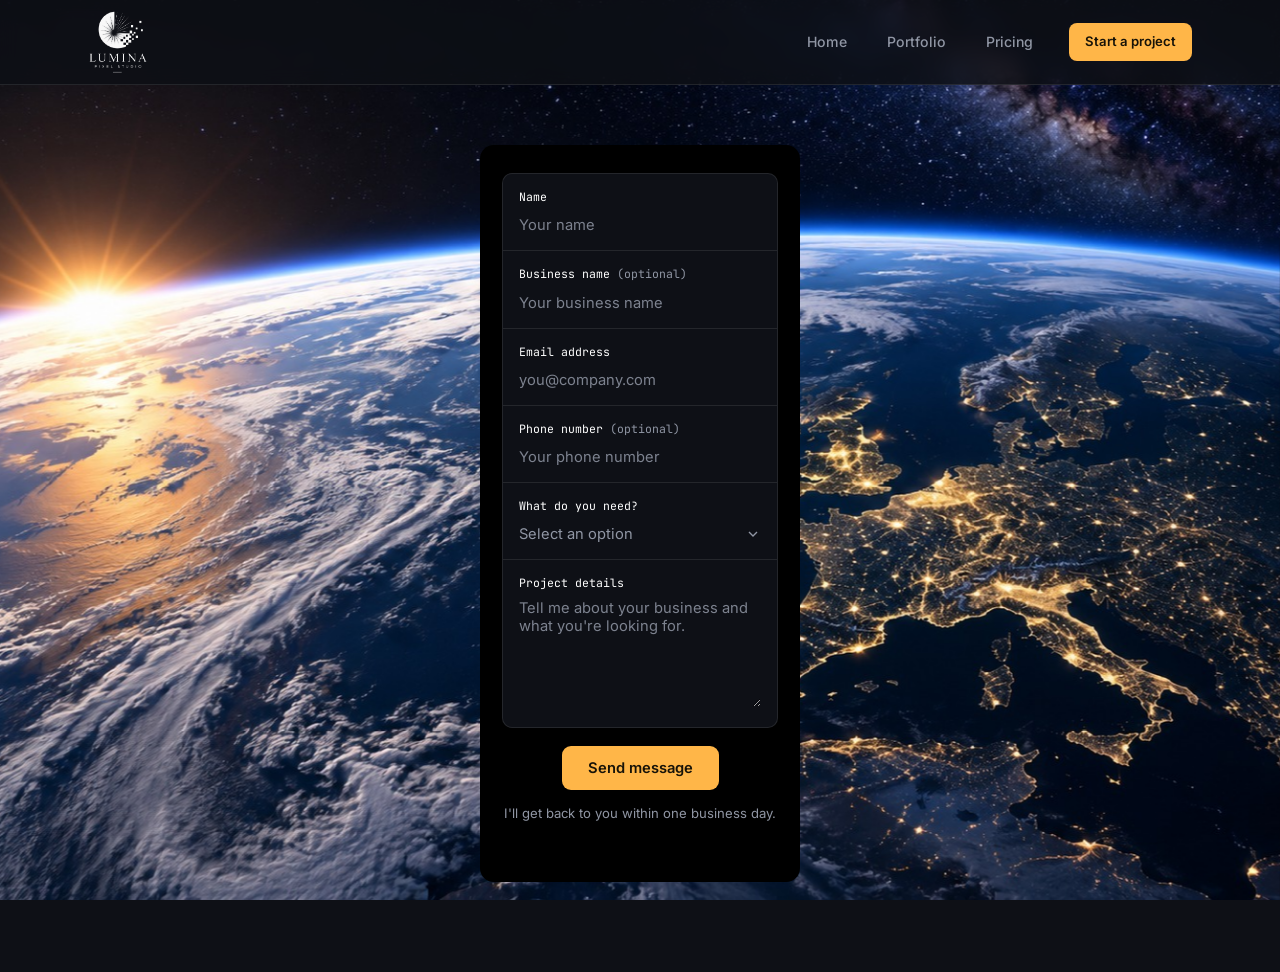
<file: contact.html>
<!DOCTYPE html>
<html lang="en">
<head>
<meta charset="UTF-8">
<meta name="viewport" content="width=device-width, initial-scale=1.0">
<title>Contact — Lumina Pixel Studio</title>
<meta name="description" content="Get in touch to start your website project. I reply within 1–2 business days.">
<link rel="canonical" href="https://luminapixelstudio.com/contact.html">
<link rel="icon" href="favicon.ico">
<link rel="apple-touch-icon" href="apple-touch-icon.png">
<meta property="og:type" content="website">
<meta property="og:title" content="Contact — Lumina Pixel Studio">
<meta property="og:description" content="Get in touch to start your website project. I reply within 1–2 business days.">
<meta property="og:url" content="https://luminapixelstudio.com/contact.html">
<meta property="og:image" content="https://luminapixelstudio.com/earth-bg.jpg">
<meta name="twitter:card" content="summary_large_image">
<meta name="twitter:title" content="Contact — Lumina Pixel Studio">
<meta name="twitter:description" content="Get in touch to start your website project. I reply within 1–2 business days.">
<link rel="preconnect" href="https://fonts.googleapis.com">
<link rel="preconnect" href="https://fonts.gstatic.com" crossorigin>
<link href="https://fonts.googleapis.com/css2?family=Space+Grotesk:wght@400;500;600;700&family=Inter:wght@400;500;600&family=JetBrains+Mono:wght@400;500;600&display=swap" rel="stylesheet">
<link rel="stylesheet" href="styles.css">
</head>
<body>
<div class="site-bg" aria-hidden="true"></div>

<header class="tabbar">
  <div class="tabbar-inner">
    <div class="logo">
      <a href="index.html"><img src="logo-header.png" alt="Lumina Pixel Studio" class="logo-img"></a>
    </div>
    <button class="menu-toggle" id="menuToggle" aria-label="Toggle menu" aria-expanded="false">
      <span></span><span></span><span></span>
    </button>
    <div class="nav-right" id="navRight">
      <nav class="tabs" id="navTabs">
        <a href="index.html" data-tab="home">Home</a>
        <a href="portfolio.html" data-tab="portfolio">Portfolio</a>
        <a href="pricing.html" data-tab="pricing">Pricing</a>
      </nav>
      <a href="contact.html" class="tabbar-cta">Start a project</a>
    </div>
  </div>
</header>

<main>
  <section>
    <div class="wrap">
      <div class="contact-center">
        <div class="form-box reveal">
          <div class="browser-body">
            <form id="contactForm" method="POST">
              <input type="hidden" name="access_key" value="9fc01e5d-b1a6-42a4-96c6-99cfb1579ef9">
              <input type="hidden" name="subject" value="New project inquiry — Lumina Pixel Studio">
              <input type="checkbox" name="botcheck" style="display:none;" tabindex="-1" autocomplete="off">
              <div class="field-group">
                <div class="field">
                  <label for="name">Name</label>
                  <input id="name" name="name" type="text" placeholder="Your name" required>
                </div>
                <div class="field">
                  <label for="business">Business name <span class="optional">(optional)</span></label>
                  <input id="business" name="business" type="text" placeholder="Your business name">
                </div>
                <div class="field">
                  <label for="email">Email address</label>
                  <input id="email" name="email" type="email" placeholder="you@company.com" required>
                </div>
                <div class="field">
                  <label for="phone">Phone number <span class="optional">(optional)</span></label>
                  <input id="phone" name="phone" type="tel" placeholder="Your phone number">
                </div>
                <div class="field">
                  <label for="need">What do you need?</label>
                  <select id="need" name="need" required>
                    <option value="" disabled selected>Select an option</option>
                    <option value="New website">New website</option>
                    <option value="Website redesign">Website redesign</option>
                    <option value="Website maintenance">Website maintenance</option>
                    <option value="SEO">SEO</option>
                    <option value="Something else">Something else</option>
                  </select>
                </div>
                <div class="field">
                  <label for="message">Project details</label>
                  <textarea id="message" name="message" rows="6" placeholder="Tell me about your business and what you're looking for." required></textarea>
                </div>
              </div>
              <button type="submit" class="submit-btn">Send message</button>
              <p class="form-reassurance">I'll get back to you within one business day.</p>
              <p class="form-status" id="formStatus" role="status"></p>
            </form>
          </div>
        </div>
      </div>
    </div>
  </section>
</main>


<script src="script.js"></script>
</body>
</html>
</file>
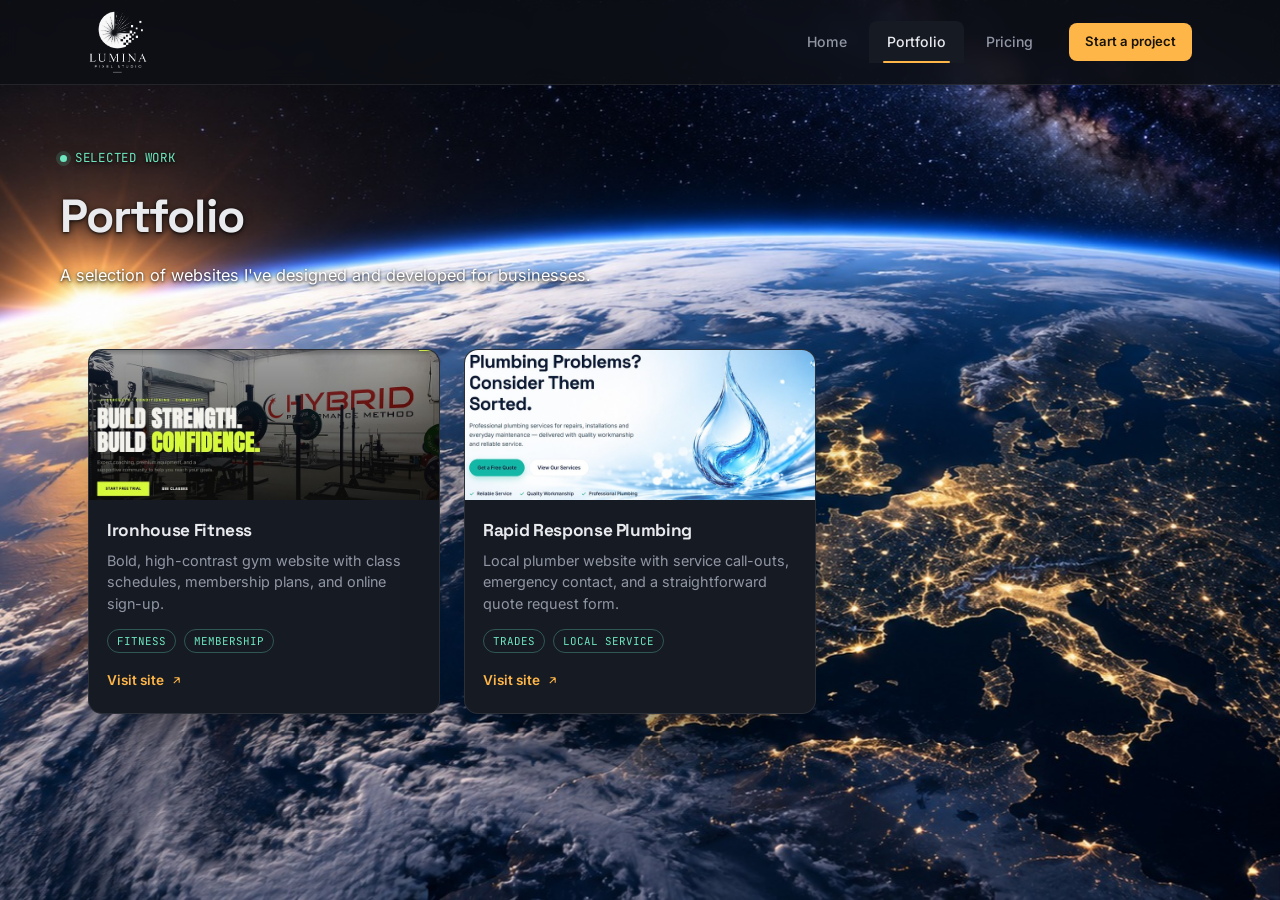
<file: portfolio.html>
<!DOCTYPE html>
<html lang="en">
<head>
<meta charset="UTF-8">
<meta name="viewport" content="width=device-width, initial-scale=1.0">
<title>Portfolio — Lumina Pixel Studio</title>
<meta name="description" content="See websites designed and built by Lumina Pixel Studio, including e-commerce, hospitality, SaaS, and fitness sites.">
<link rel="canonical" href="https://luminapixelstudio.com/portfolio.html">
<link rel="icon" href="favicon.ico">
<link rel="apple-touch-icon" href="apple-touch-icon.png">
<meta property="og:type" content="website">
<meta property="og:title" content="Portfolio — Lumina Pixel Studio">
<meta property="og:description" content="See websites designed and built by Lumina Pixel Studio, including e-commerce, hospitality, SaaS, and fitness sites.">
<meta property="og:url" content="https://luminapixelstudio.com/portfolio.html">
<meta property="og:image" content="https://luminapixelstudio.com/earth-bg.jpg">
<meta name="twitter:card" content="summary_large_image">
<meta name="twitter:title" content="Portfolio — Lumina Pixel Studio">
<meta name="twitter:description" content="See websites designed and built by Lumina Pixel Studio, including e-commerce, hospitality, SaaS, and fitness sites.">
<link rel="preconnect" href="https://fonts.googleapis.com">
<link rel="preconnect" href="https://fonts.gstatic.com" crossorigin>
<link href="https://fonts.googleapis.com/css2?family=Space+Grotesk:wght@400;500;600;700&family=Inter:wght@400;500;600&family=JetBrains+Mono:wght@400;500;600&display=swap" rel="stylesheet">
<link rel="stylesheet" href="styles.css">
</head>
<body>
<div class="site-bg" aria-hidden="true"></div>

<header class="tabbar">
  <div class="tabbar-inner">
    <div class="logo">
      <a href="index.html"><img src="logo-header.png" alt="Lumina Pixel Studio" class="logo-img"></a>
    </div>
    <button class="menu-toggle" id="menuToggle" aria-label="Toggle menu" aria-expanded="false">
      <span></span><span></span><span></span>
    </button>
    <div class="nav-right" id="navRight">
      <nav class="tabs" id="navTabs">
        <a href="index.html" data-tab="home">Home</a>
        <a href="portfolio.html" data-tab="portfolio">Portfolio</a>
        <a href="pricing.html" data-tab="pricing">Pricing</a>
      </nav>
      <a href="contact.html" class="tabbar-cta">Start a project</a>
    </div>
  </div>
</header>

<main>
  <div class="page-head wrap reveal">
    <div class="eyebrow">Selected work</div>
    <h1>Portfolio</h1>
    <p>A selection of websites I've designed and developed for businesses.</p>
  </div>

  <section>
    <div class="wrap">
      <div class="portfolio-grid">

        <div class="browser proj-card reveal">
          <div class="proj-shot"><img src="ironhouse-thumb.jpg" alt="IRONHOUSE Fitness website" style="object-position:left center;"></div>
          <div class="proj-body">
            <h3>Ironhouse Fitness</h3>
            <p>Bold, high-contrast gym website with class schedules, membership plans, and online sign-up.</p>
            <div class="proj-tags"><span class="tag">FITNESS</span><span class="tag">MEMBERSHIP</span></div>
            <a href="https://ironhouse.luminapixelstudio.com" target="_blank" rel="noopener" class="proj-visit">Visit site <svg viewBox="0 0 24 24" fill="none" stroke="currentColor" stroke-width="2"><path d="M7 17L17 7M17 7H8M17 7V16"/></svg></a>
          </div>
        </div>

        <div class="browser proj-card reveal">
          <div class="proj-shot"><img src="plumber-thumb.jpg" alt="Plumbing company website" style="object-position:left center;"></div>
          <div class="proj-body">
            <h3>Rapid Response Plumbing</h3>
            <p>Local plumber website with service call-outs, emergency contact, and a straightforward quote request form.</p>
            <div class="proj-tags"><span class="tag">TRADES</span><span class="tag">LOCAL SERVICE</span></div>
            <a href="https://meridianplumbing.luminapixelstudio.com" target="_blank" rel="noopener" class="proj-visit">Visit site <svg viewBox="0 0 24 24" fill="none" stroke="currentColor" stroke-width="2"><path d="M7 17L17 7M17 7H8M17 7V16"/></svg></a>
          </div>
        </div>

      </div>
    </div>
  </section>
</main>


<script src="script.js"></script>
</body>
</html>
</file>
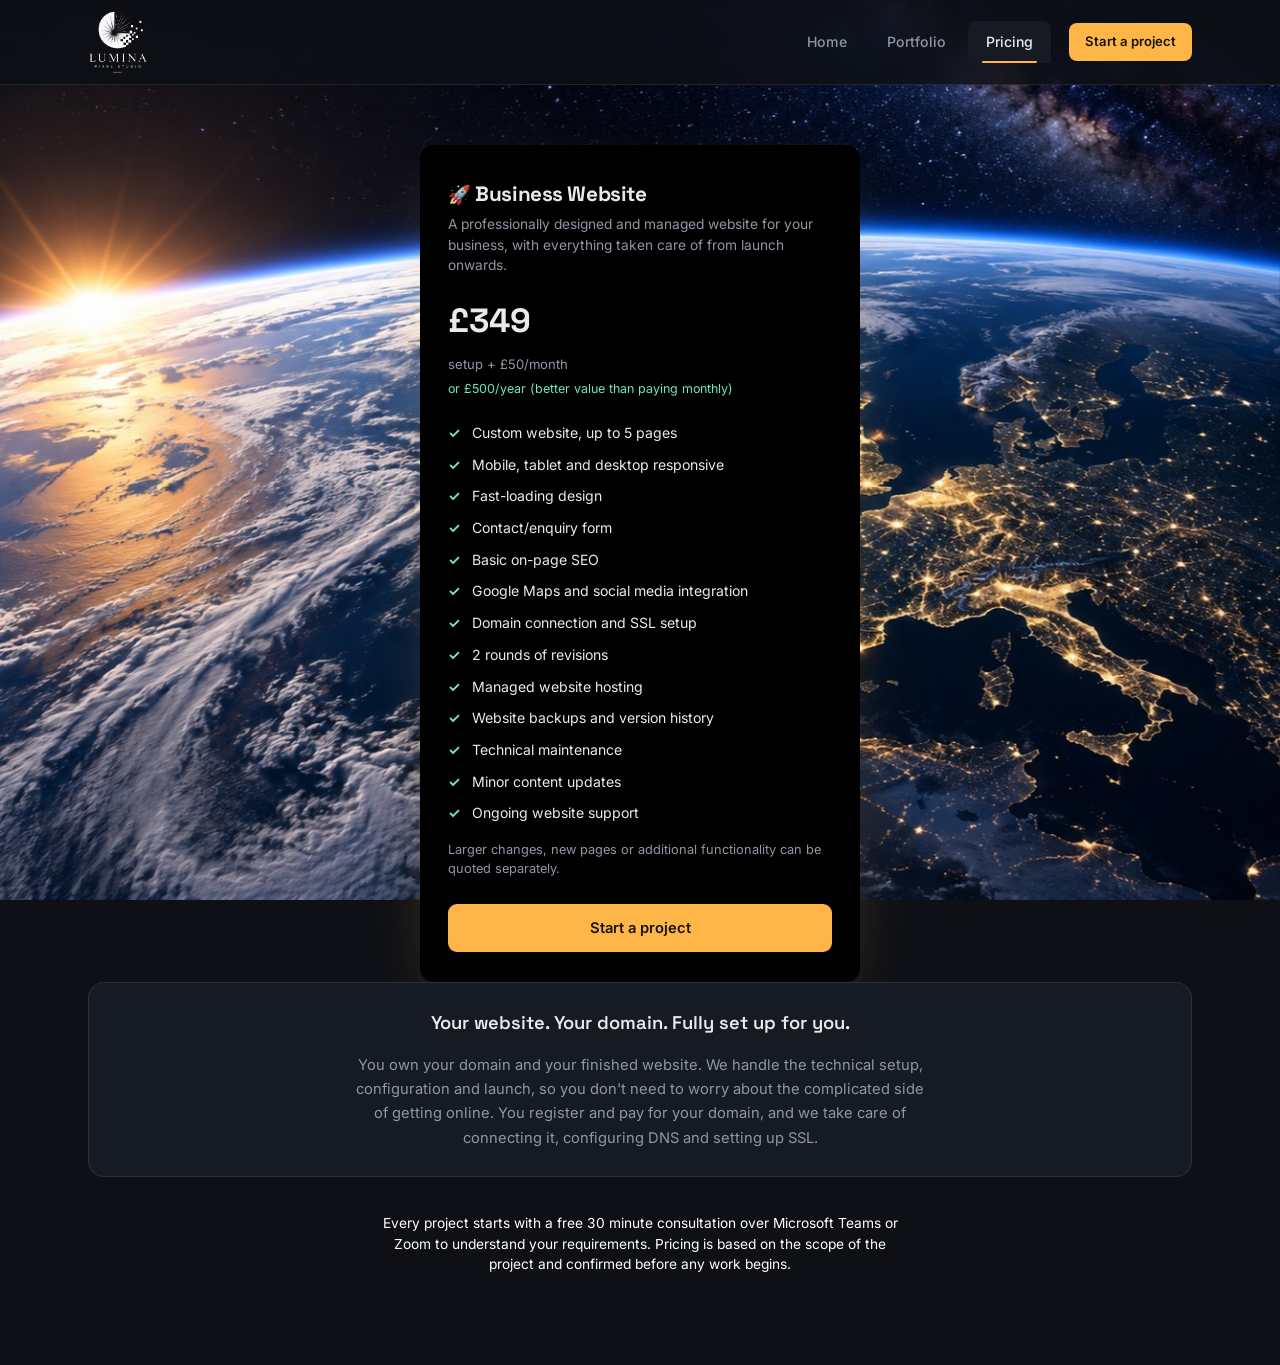
<file: pricing.html>
<!DOCTYPE html>
<html lang="en">
<head>
<meta charset="UTF-8">
<meta name="viewport" content="width=device-width, initial-scale=1.0">
<title>Pricing — Lumina Pixel Studio</title>
<meta name="description" content="Simple, transparent pricing for a fully managed business website, from £349 setup plus £50 a month (or £500 a year).">
<link rel="canonical" href="https://luminapixelstudio.com/pricing.html">
<link rel="icon" href="favicon.ico">
<link rel="apple-touch-icon" href="apple-touch-icon.png">
<meta property="og:type" content="website">
<meta property="og:title" content="Pricing — Lumina Pixel Studio">
<meta property="og:description" content="Simple, transparent pricing for a fully managed business website, from £349 setup plus £50 a month (or £500 a year).">
<meta property="og:url" content="https://luminapixelstudio.com/pricing.html">
<meta property="og:image" content="https://luminapixelstudio.com/earth-bg.jpg">
<meta name="twitter:card" content="summary_large_image">
<meta name="twitter:title" content="Pricing — Lumina Pixel Studio">
<meta name="twitter:description" content="Simple, transparent pricing for a fully managed business website, from £349 setup plus £50 a month (or £500 a year).">
<link rel="preconnect" href="https://fonts.googleapis.com">
<link rel="preconnect" href="https://fonts.gstatic.com" crossorigin>
<link href="https://fonts.googleapis.com/css2?family=Space+Grotesk:wght@400;500;600;700&family=Inter:wght@400;500;600&family=JetBrains+Mono:wght@400;500;600&display=swap" rel="stylesheet">
<link rel="stylesheet" href="styles.css">
</head>
<body>
<div class="site-bg" aria-hidden="true"></div>

<header class="tabbar">
  <div class="tabbar-inner">
    <div class="logo">
      <a href="index.html"><img src="logo-header.png" alt="Lumina Pixel Studio" class="logo-img"></a>
    </div>
    <button class="menu-toggle" id="menuToggle" aria-label="Toggle menu" aria-expanded="false">
      <span></span><span></span><span></span>
    </button>
    <div class="nav-right" id="navRight">
      <nav class="tabs" id="navTabs">
        <a href="index.html" data-tab="home">Home</a>
        <a href="portfolio.html" data-tab="portfolio">Portfolio</a>
        <a href="pricing.html" data-tab="pricing">Pricing</a>
      </nav>
      <a href="contact.html" class="tabbar-cta">Start a project</a>
    </div>
  </div>
</header>

<main>
  <section>
    <div class="wrap">

      <div class="pricing-single">
        <div class="price-card price-featured reveal">
          <div class="price-body">
            <h3 class="price-name"><span class="price-emoji">🚀</span> Business Website</h3>
            <p class="price-for">A professionally designed and managed website for your business, with everything taken care of from launch onwards.</p>
            <div class="price-amount">
              <span class="price-figure">£349</span>
              <span class="price-period">setup + £50/month</span>
            </div>
            <p class="price-offer-note">or £500/year (better value than paying monthly)</p>
            <ul class="price-features">
              <li>Custom website, up to 5 pages</li>
              <li>Mobile, tablet and desktop responsive</li>
              <li>Fast-loading design</li>
              <li>Contact/enquiry form</li>
              <li>Basic on-page SEO</li>
              <li>Google Maps and social media integration</li>
              <li>Domain connection and SSL setup</li>
              <li>2 rounds of revisions</li>
              <li>Managed website hosting</li>
              <li>Website backups and version history</li>
              <li>Technical maintenance</li>
              <li>Minor content updates</li>
              <li>Ongoing website support</li>
            </ul>
            <p class="price-fine-note">Larger changes, new pages or additional functionality can be quoted separately.</p>
            <a href="contact.html" class="btn btn-primary price-cta">Start a project</a>
          </div>
        </div>
      </div>

      <div class="value-banner reveal">
        <p class="value-statement">Your website. Your domain. Fully set up for you.</p>
        <p>You own your domain and your finished website. We handle the technical setup, configuration and launch, so you don't need to worry about the complicated side of getting online. You register and pay for your domain, and we take care of connecting it, configuring DNS and setting up SSL.</p>
      </div>

      <p class="price-note reveal">Every project starts with a free 30 minute consultation over Microsoft Teams or Zoom to understand your requirements. Pricing is based on the scope of the project and confirmed before any work begins.</p>
    </div>
  </section>
</main>

<script src="script.js"></script>
</body>
</html>
</file>
<file: styles.css>
/* ============================================================
   JON — shared stylesheet (used by all pages)
   CUSTOMIZE ME: colors/fonts live in :root below.
   ============================================================ */

:root{
  --ink: #0E1016;
  --panel: #161A23;
  --panel-2: #1D212C;
  --text: #E9EAEE;
  --text-dim: #9096A4;
  --line: rgba(255,255,255,0.09);
  --accent: #FFB648;
  --accent-2: #6EE7C0;
  --red-dot: #FF5F57;
  --yellow-dot: #FEBC2E;
  --green-dot: #28C840;
  --radius: 14px;
  --maxw: 1160px;
}

*{ box-sizing:border-box; margin:0; padding:0; }
html{ scroll-behavior:smooth; }
@media (prefers-reduced-motion: reduce){
  html{ scroll-behavior:auto; }
  *{ animation-duration:0.001ms !important; animation-iteration-count:1 !important; transition-duration:0.001ms !important; }
}

body{
  position:relative;
  background:var(--ink);
  color:var(--text);
  font-family:'Inter', sans-serif;
  line-height:1.5;
  -webkit-font-smoothing:antialiased;
}

.site-bg{
  position:fixed; inset:0; z-index:-1;
  background-image:url('earth-bg.jpg');
  background-size:cover;
  background-position:center 20%;
  background-repeat:no-repeat;
}

/* Homepage only: no Earth photograph in the background — the 3D globe is
   the only Earth on this page. A richer deep-space backdrop: layered
   colour washes for depth, plus a soft diagonal Milky Way-style band
   sitting behind the (now centred) text on the left/upper-left. */
body.home-page .site-bg{
  background-image:url('milky-way-bg.jpg');
  background-size:cover;
  background-position:28% center;
  background-repeat:no-repeat;
  background-color:#03040a; /* shows briefly while the image itself loads */
}

/* ---------------- 3D Earth (homepage hero) ----------------
   Progressive enhancement: the canvas (globe + stars) fades in once
   WebGL + textures load successfully. Underneath it, .site-bg's plain
   dark gradient above is always there as a safe, photo-free fallback
   if WebGL is unavailable — the page never falls back to a flat Earth
   image on this page. */
#earth3d-canvas{
  position:fixed; inset:0; z-index:-1;
  width:100%; height:100%; display:block;
  pointer-events:auto;
  cursor:grab;
  opacity:0;
  transition:opacity 1.4s ease;
}
body.earth3d-active #earth3d-canvas{ opacity:1; }
@media (prefers-reduced-motion: reduce){
  #earth3d-canvas{ transition:none; }
}

h1,h2,h3{ font-family:'Space Grotesk', sans-serif; letter-spacing:-0.02em; }
.mono{ font-family:'JetBrains Mono', monospace; }

a{ color:inherit; text-decoration:none; }
img{ max-width:100%; display:block; }

.wrap{ max-width:var(--maxw); margin:0 auto; padding:0 28px; }
@media (max-width:719px){ .wrap{ padding:0 20px; } }

/* ---------------- NAV (browser tab strip) ---------------- */
header.tabbar{
  position:sticky; top:0; z-index:100;
  background:rgba(14,16,22,0.85);
  backdrop-filter:blur(10px);
  border-bottom:1px solid var(--line);
}
.tabbar-inner{
  max-width:var(--maxw); margin:0 auto; padding:0 28px;
  display:flex; align-items:center; justify-content:space-between;
  height:84px;
}
.nav-right{ display:flex; align-items:center; gap:18px; }
.menu-toggle{
  display:none; flex-direction:column; justify-content:center; align-items:center;
  gap:5px; width:38px; height:38px; background:none; border:none; cursor:pointer;
  padding:0; flex-shrink:0;
}
.menu-toggle span{
  display:block; width:22px; height:2px; background:var(--text); border-radius:2px;
  transition:transform 0.25s ease, opacity 0.2s ease;
}
.menu-toggle.open span:nth-child(1){ transform:translateY(7px) rotate(45deg); }
.menu-toggle.open span:nth-child(2){ opacity:0; }
.menu-toggle.open span:nth-child(3){ transform:translateY(-7px) rotate(-45deg); }
.logo{
  display:flex; align-items:center;
}
.logo-img{
  height:64px; width:auto; display:block; flex-shrink:0;
}
nav.tabs{ display:flex; gap:4px; }
nav.tabs a{
  position:relative;
  padding:10px 18px;
  font-size:0.88rem;
  font-weight:500;
  color:var(--text-dim);
  border-radius:8px 8px 0 0;
  transition:color 0.2s ease, background 0.2s ease;
}
nav.tabs a:hover{ color:var(--text); background:var(--panel); }
nav.tabs a.active{ color:var(--text); background:var(--panel); }
nav.tabs a.active::after{
  content:''; position:absolute; left:14px; right:14px; bottom:0; height:2px;
  background:var(--accent); border-radius:2px;
}
.tabbar-cta{ display:none; }
@media (min-width:720px){
  .tabbar-cta{
    display:inline-block; font-size:0.82rem; font-weight:600;
    padding:9px 16px; border-radius:8px;
    background:var(--accent); color:#171308;
  }
}
@media (max-width:719px){
  .tabbar-inner{ padding:0 18px; }
  .menu-toggle{ display:flex; }
  .nav-right{
    display:flex;
    position:absolute; top:100%; left:0; right:0;
    background:rgba(11,13,18,0.98); backdrop-filter:blur(10px);
    border-bottom:1px solid var(--line);
    flex-direction:column; align-items:stretch; gap:0;
    max-height:0; overflow:hidden; opacity:0;
    transition:max-height 0.28s ease, opacity 0.2s ease;
  }
  .nav-right.open{ max-height:420px; opacity:1; }
  nav.tabs{ flex-direction:column; gap:0; padding:8px 18px; }
  nav.tabs a{
    padding:15px 8px; border-radius:0; border-bottom:1px solid var(--line);
    font-size:0.95rem;
  }
  nav.tabs a.active::after{ display:none; }
  nav.tabs a.active{ color:var(--accent); background:none; }
  .tabbar-cta{
    display:block !important; margin:16px 18px 20px; text-align:center;
  }
}
@media (max-width:400px){
  .logo-img{ height:50px; }
}

/* ---------------- shared "browser window" chrome ---------------- */
.browser{
  background:var(--panel);
  border:1px solid var(--line);
  border-radius:var(--radius);
  overflow:hidden;
  box-shadow:0 30px 60px -25px rgba(0,0,0,0.6);
}
.browser-bar{
  display:flex; align-items:center; gap:10px;
  padding:12px 16px;
  background:var(--panel-2);
  border-bottom:1px solid var(--line);
}
.dots{ display:flex; gap:6px; flex-shrink:0; }
.dots span{ width:10px; height:10px; border-radius:50%; display:block; }
.dots span:nth-child(1){ background:var(--red-dot); }
.dots span:nth-child(2){ background:var(--yellow-dot); }
.dots span:nth-child(3){ background:var(--green-dot); }
.url-pill{
  flex:1;
  font-family:'JetBrains Mono', monospace;
  font-size:0.78rem;
  color:var(--text-dim);
  background:var(--ink);
  border:1px solid var(--line);
  border-radius:6px;
  padding:6px 12px;
  overflow:hidden; white-space:nowrap;
}
.url-pill .caret{
  display:inline-block; width:7px; height:1em; background:var(--accent-2);
  vertical-align:middle; margin-left:2px;
  animation:blink 1s steps(1) infinite;
}
@keyframes blink{ 50%{ opacity:0; } }

/* ---------------- PAGE HEADER (for non-home pages) ---------------- */
.page-head{
  padding:64px 0 20px;
}
.page-head .eyebrow,
.page-head h1,
.page-head p{
  text-shadow:0 2px 10px rgba(0,0,0,0.7), 0 1px 3px rgba(0,0,0,0.8);
}
.page-head .eyebrow{
  font-family:'JetBrains Mono', monospace; font-size:0.78rem;
  color:var(--accent-2); letter-spacing:0.06em; text-transform:uppercase;
  display:flex; align-items:center; gap:8px; margin-bottom:14px;
}
.page-head .eyebrow::before{ content:''; width:7px; height:7px; border-radius:50%; background:var(--accent-2); box-shadow:0 0 0 4px rgba(110,231,192,0.15); }
.page-head h1{ font-size:clamp(2rem,4vw,2.9rem); font-weight:700; margin-bottom:12px; }
.page-head p{ color:#FFFFFF; max-width:56ch; font-size:1.02rem; }

/* ---------------- HERO TEXT CONTRAST (extra darkening over the global background) ---------------- */
section.hero{ position:relative; overflow:hidden; }

.space-scrim{
  position:absolute; inset:0;
  pointer-events:none;
  background:
    radial-gradient(ellipse 680px 500px at 50% 46%,
      rgba(2,3,7,0.58) 0%,
      rgba(2,3,7,0.34) 45%,
      rgba(2,3,7,0.1) 72%,
      transparent 88%),
    linear-gradient(to bottom, rgba(2,3,7,0.22) 0%, rgba(2,3,7,0.02) 22%, rgba(2,3,7,0.08) 75%, rgba(2,3,7,0.3) 100%);
}


html, body{ height:100%; }
body.home-page{ overflow:hidden; height:100%; }

.hero-center{
  position:relative; z-index:1;
  max-width:720px; margin:0 auto; text-align:center;
  padding:30px 0;
}
.hero-center .hero-sub{ margin-left:auto; margin-right:auto; }
.hero-center .btn-row{ justify-content:center; }
.hero-center .feature-row{
  margin-top:22px;
  flex-direction:row; flex-wrap:wrap; justify-content:center; align-items:flex-start;
  gap:28px;
}
.hero-center .feature-item{ max-width:200px; text-align:left; }

.hero-left{
  position:relative; z-index:1;
  max-width:520px;
  padding:30px 0;
}

/* ---------------- HERO (home page only) ---------------- */
section.hero{ padding:0; height:calc(100vh - 85px); width:100%; display:flex; align-items:center; }

.eyebrow-top{
  position:absolute; top:28px; left:50%; transform:translateX(-50%);
  z-index:2;
  font-family:'JetBrains Mono', monospace; font-size:0.78rem;
  color:var(--accent-2); letter-spacing:0.06em; text-transform:uppercase;
  display:flex; align-items:center; gap:8px;
}
.eyebrow-top::before{ content:''; width:7px; height:7px; border-radius:50%; background:var(--accent-2); box-shadow:0 0 0 4px rgba(110,231,192,0.15); }

.brand-tag{
  font-family:'JetBrains Mono', monospace; font-size:0.8rem; font-weight:600;
  letter-spacing:0.05em; text-transform:uppercase; color:var(--accent-2);
  margin-bottom:14px;
}

h1.headline{
  font-size:clamp(2rem, 3.6vw, 3rem);
  font-weight:700; line-height:1.15; margin-bottom:34px;
  color:#FFFFFF;
}

.hero-sub{ color:#FFFFFF; font-size:1.02rem; max-width:52ch; margin-bottom:42px; }

.btn-row{ display:flex; gap:14px; flex-wrap:wrap; margin-bottom:48px; }
.btn{
  padding:13px 24px; border-radius:9px; font-weight:600; font-size:0.92rem;
  transition:transform 0.15s ease, box-shadow 0.15s ease;
  display:inline-block;
}
.btn-primary{ background:var(--accent); color:#171308; }
.btn-primary:hover{ transform:translateY(-2px); box-shadow:0 10px 24px -8px rgba(255,182,72,0.5); }
.btn-ghost{ border:1px solid var(--line); color:var(--text); }
.btn-ghost:hover{ border-color:var(--accent-2); color:var(--accent-2); }

.feature-row{
  display:flex; flex-direction:column; align-items:flex-start; justify-content:flex-start; gap:14px;
}
.feature-item{
  flex:none; max-width:460px; text-align:left;
}
.feature-heading{
  display:flex; align-items:center; gap:8px; margin-bottom:5px;
}
.feature-icon{ font-size:1.2rem; line-height:1; flex-shrink:0; }
.feature-title{
  font-family:'JetBrains Mono', monospace; font-size:0.76rem; font-weight:600;
  letter-spacing:0.04em; text-transform:uppercase; color:var(--accent-2);
}
.feature-desc{ font-size:0.8rem; line-height:1.4; color:#FFFFFF; }

@media (max-width:640px){
  section.hero{ padding:0; }
  body.home-page .site-bg{ background-position:38% center; }
  .eyebrow-top{ top:14px; font-size:0.7rem; }
  .hero-center{ padding-top:44px; padding-bottom:16px; }
  h1.headline{ font-size:clamp(1.6rem, 6vw, 2.6rem); margin-bottom:12px; }
  .hero-sub{ font-size:0.92rem; margin-bottom:20px; }
  .btn-row{ margin-bottom:20px; }
  .feature-row{ gap:10px; }
  .feature-heading{ margin-bottom:3px; }
  .feature-icon{ font-size:1rem; }
  .feature-title{ font-size:0.68rem; }
  .feature-desc{ font-size:0.7rem; line-height:1.3; }
  .space-scrim{
    background:
      radial-gradient(ellipse 94vw 46vh at 50% 40%,
        rgba(3,5,10,0.82) 0%, rgba(3,5,10,0.55) 45%,
        rgba(3,5,10,0.2) 72%, transparent 88%),
      linear-gradient(to bottom, rgba(3,5,10,0.3) 0%, rgba(3,5,10,0.05) 30%, rgba(3,5,10,0.35) 78%, rgba(3,5,10,0.7) 100%);
  }
}
@media (max-width:400px){
  .wrap{ padding:0 18px; }
  .btn{ padding:12px 20px; font-size:0.88rem; }
}

/* ---------------- SECTION / PAGE HEADERS ---------------- */
.section-head{ margin-bottom:40px; }
.section-head h2{ font-size:clamp(1.7rem,3vw,2.3rem); font-weight:700; margin-bottom:10px; }
.section-head p{ color:var(--text-dim); max-width:56ch; }
section{ padding:60px 0 90px; }

/* ---------------- PORTFOLIO ---------------- */
.portfolio-grid{ display:grid; grid-template-columns:repeat(3, 1fr); gap:24px; margin-top:-19px; }
@media (max-width:960px){ .portfolio-grid{ grid-template-columns:repeat(2,1fr); } }
@media (max-width:640px){ .portfolio-grid{ grid-template-columns:1fr; } }

.proj-card{ transition:transform 0.25s ease, box-shadow 0.25s ease; }
.proj-card:hover{ transform:translateY(-5px); }
.proj-shot{ height:150px; position:relative; overflow:hidden; }
.proj-shot img{ width:100%; height:100%; object-fit:cover; display:block; }
.proj-shot .shape{ position:absolute; border-radius:50%; filter:blur(2px); opacity:0.55; }

.shot-1{ background:linear-gradient(160deg,#241a12,#171a23); }
.shot-1 .shape{ width:120px; height:120px; background:var(--accent); top:-30px; right:-20px; }
.shot-2{ background:linear-gradient(160deg,#141f1c,#171a23); }
.shot-2 .shape{ width:100px; height:100px; background:var(--accent-2); bottom:-30px; left:10px; }
.shot-3{ background:linear-gradient(160deg,#1a1730,#171a23); }
.shot-3 .shape{ width:90px; height:90px; background:#9b8cff; top:20px; left:50%; }
.shot-4{ background:linear-gradient(160deg,#231822,#171a23); }
.shot-4 .shape{ width:110px; height:110px; background:#ff8ba7; bottom:-20px; right:20px; }
.shot-5{ background:linear-gradient(160deg,#182320,#171a23); }
.shot-5 .shape{ width:95px; height:95px; background:#6ee7c0; top:-10px; left:-10px; }
.shot-6{ background:linear-gradient(160deg,#231d14,#171a23); }
.shot-6 .shape{ width:100px; height:100px; background:#ffb648; bottom:10px; right:-10px; }

.proj-body{ padding:18px 18px 22px; }
.proj-body h3{ font-size:1.08rem; margin-bottom:6px; }
.proj-body p{ color:var(--text-dim); font-size:0.9rem; margin-bottom:14px; }
.proj-tags{ display:flex; gap:8px; flex-wrap:wrap; margin-bottom:14px; }
.tag{
  font-family:'JetBrains Mono', monospace; font-size:0.68rem;
  color:var(--accent-2); border:1px solid rgba(110,231,192,0.3);
  padding:3px 9px; border-radius:100px;
}
.proj-visit{ font-size:0.85rem; font-weight:600; color:var(--accent); display:inline-flex; align-items:center; gap:6px; }
.proj-visit svg{ width:13px; height:13px; transition:transform 0.2s ease; }
.proj-card:hover .proj-visit svg{ transform:translate(2px,-2px); }

/* ---------------- PRICING ---------------- */
.pricing-grid{ display:grid; grid-template-columns:repeat(2, 1fr); gap:24px; align-items:start; max-width:760px; margin:0 auto; }
@media (max-width:960px){ .pricing-grid{ grid-template-columns:1fr; max-width:420px; margin:0 auto; } }

.pricing-single{ max-width:440px; margin:0 auto; }
.price-fine-note{ color:var(--text-dim); font-size:0.8rem; line-height:1.45; margin:-10px 0 26px; }

.value-banner{
  text-align:center; background:var(--panel); border:1px solid var(--line);
  border-radius:16px; padding:26px 24px; margin-bottom:36px;
}
.value-statement{
  font-family:'Space Grotesk', sans-serif; font-weight:600; font-size:1.15rem;
  color:var(--text); margin-bottom:16px; max-width:56ch; margin-left:auto; margin-right:auto;
}
.value-checklist{
  display:flex; justify-content:center; flex-wrap:wrap; gap:10px 22px;
  font-family:'JetBrains Mono', monospace; font-size:0.8rem; color:var(--accent-2);
}
.value-banner p:not(.value-statement){
  color:var(--text-dim); font-size:0.92rem; line-height:1.65;
  max-width:64ch; margin:0 auto;
}

.price-card{
  position:relative; background:#000000;
  border-radius:var(--radius);
  transition:transform 0.25s ease, box-shadow 0.25s ease;
}
.price-card:hover{ transform:translateY(-5px); }
.price-featured{ box-shadow:0 30px 70px -25px rgba(255,182,72,0.3); }
.price-badge{
  position:absolute; top:-13px; left:50%; transform:translateX(-50%);
  background:var(--accent); color:#171308; font-family:'JetBrains Mono', monospace;
  font-size:0.68rem; font-weight:700; letter-spacing:0.04em; text-transform:uppercase;
  padding:5px 14px; border-radius:100px; z-index:2;
}
.price-body{ padding:34px 28px 30px; }
.price-name{ font-size:1.3rem; margin-bottom:4px; }
.price-emoji{ font-size:1.15rem; }
.price-for{ color:var(--text-dim); font-size:0.86rem; margin-bottom:20px; }
.price-amount{ display:flex; align-items:baseline; flex-wrap:wrap; gap:8px; margin-bottom:6px; }
.price-figure{ font-family:'Space Grotesk', sans-serif; font-size:2.1rem; font-weight:700; color:var(--text); }
.price-period{ color:var(--text-dim); font-size:0.82rem; width:100%; }
.price-offer-note{ color:var(--accent-2); font-size:0.78rem; margin-bottom:24px; }
.price-includes{ color:var(--text); font-size:0.86rem; font-weight:600; margin-bottom:6px; margin-top:20px; }
.price-features{ list-style:none; margin-bottom:28px; margin-top:20px; display:flex; flex-direction:column; gap:12px; }
.price-features li{
  font-size:0.88rem; color:var(--text); padding-left:24px; position:relative; line-height:1.4;
}
.price-features li::before{
  content:'✓'; position:absolute; left:0; top:0; color:var(--accent-2); font-weight:700;
}
.price-cta{ width:100%; text-align:center; }
.price-note{
  margin-top:36px; text-align:center; color:#FFFFFF; font-size:0.86rem;
  max-width:60ch; margin-left:auto; margin-right:auto;
}

/* ---------------- REVIEWS ---------------- */
.reviews-browser .browser-body{ padding:8px; }
.reviews-list{ display:grid; grid-template-columns:repeat(2,1fr); gap:2px; background:var(--line); }
@media (max-width:760px){ .reviews-list{ grid-template-columns:1fr; } }
.review{ background:var(--panel); padding:26px 24px; }
.review .stars{ color:var(--accent); font-size:0.85rem; margin-bottom:12px; letter-spacing:2px; }
.review p.quote{ font-size:0.98rem; color:var(--text); margin-bottom:18px; }
.review .who{ display:flex; align-items:center; gap:10px; }
.who-avatar{
  width:34px; height:34px; border-radius:50%;
  background:linear-gradient(135deg, var(--accent), var(--accent-2));
  display:flex; align-items:center; justify-content:center;
  font-family:'Space Grotesk',sans-serif; font-weight:700; font-size:0.78rem; color:#171308;
}
.who-name{ font-size:0.88rem; font-weight:600; }
.who-role{ font-size:0.78rem; color:var(--text-dim); font-family:'JetBrains Mono', monospace; }

/* ---------------- CONTACT ---------------- */
.contact-center{ display:flex; justify-content:center; }

.form-box{
  width:100%; max-width:320px;
  background:#000000; border-radius:var(--radius);
}
.form-box .browser-body{ padding:28px 22px; }

.field-group{
  background:var(--ink); border:1px solid var(--line); border-radius:10px;
  overflow:hidden; margin-bottom:18px;
}
.field{ padding:14px 16px; border-bottom:1px solid var(--line); }
.field:last-child{ border-bottom:none; }
.field label{
  display:block; font-family:'JetBrains Mono', monospace; font-size:0.72rem;
  color:#FFFFFF; margin-bottom:7px;
}
.field input, .field textarea, .field select{
  width:100%; background:transparent; border:none;
  padding:0; color:var(--text-dim); font-family:'Inter',sans-serif; font-size:0.92rem;
  resize:vertical;
}
.field input::placeholder, .field textarea::placeholder{ color:var(--text-dim); opacity:0.85; }
.field select{
  appearance:none; -webkit-appearance:none;
  background-image:url("data:image/svg+xml,%3Csvg xmlns='http://www.w3.org/2000/svg' viewBox='0 0 24 24' fill='none' stroke='%239096A4' stroke-width='2'%3E%3Cpath d='M6 9l6 6 6-6'/%3E%3C/svg%3E");
  background-repeat:no-repeat; background-position:right center; background-size:16px;
  padding-right:24px; cursor:pointer;
}
.field select option{ background:var(--panel); color:#FFFFFF; }
.field input:focus, .field textarea:focus, .field select:focus{ outline:none; }
.field:focus-within{ background:rgba(110,231,192,0.06); }
.optional{ color:var(--text-dim); font-weight:400; text-transform:none; letter-spacing:0; }
.submit-btn{
  display:block; margin:0 auto;
  background:var(--accent); color:#171308; border:none; border-radius:9px;
  padding:13px 26px; font-weight:600; font-size:0.92rem; cursor:pointer;
  font-family:'Inter',sans-serif;
  transition:transform 0.15s ease, box-shadow 0.15s ease;
}
.submit-btn:hover{ transform:translateY(-2px); box-shadow:0 10px 24px -8px rgba(255,182,72,0.5); }
.form-reassurance{ text-align:center; color:var(--text-dim); font-size:0.82rem; margin-top:14px; }
.submit-btn:disabled{ opacity:0.7; cursor:default; transform:none; box-shadow:none; }
.form-status{ margin-top:14px; font-size:0.85rem; min-height:1.2em; }
.form-status-ok{ color:var(--accent-2); }
.form-status-error{ color:#ff8a8a; }

/* reveal on scroll */
.reveal{ opacity:0; transform:translateY(18px); transition:opacity 0.6s ease, transform 0.6s ease; }
.reveal.in{ opacity:1; transform:translateY(0); }

:focus-visible{ outline:2px solid var(--accent-2); outline-offset:2px; }
</file>
